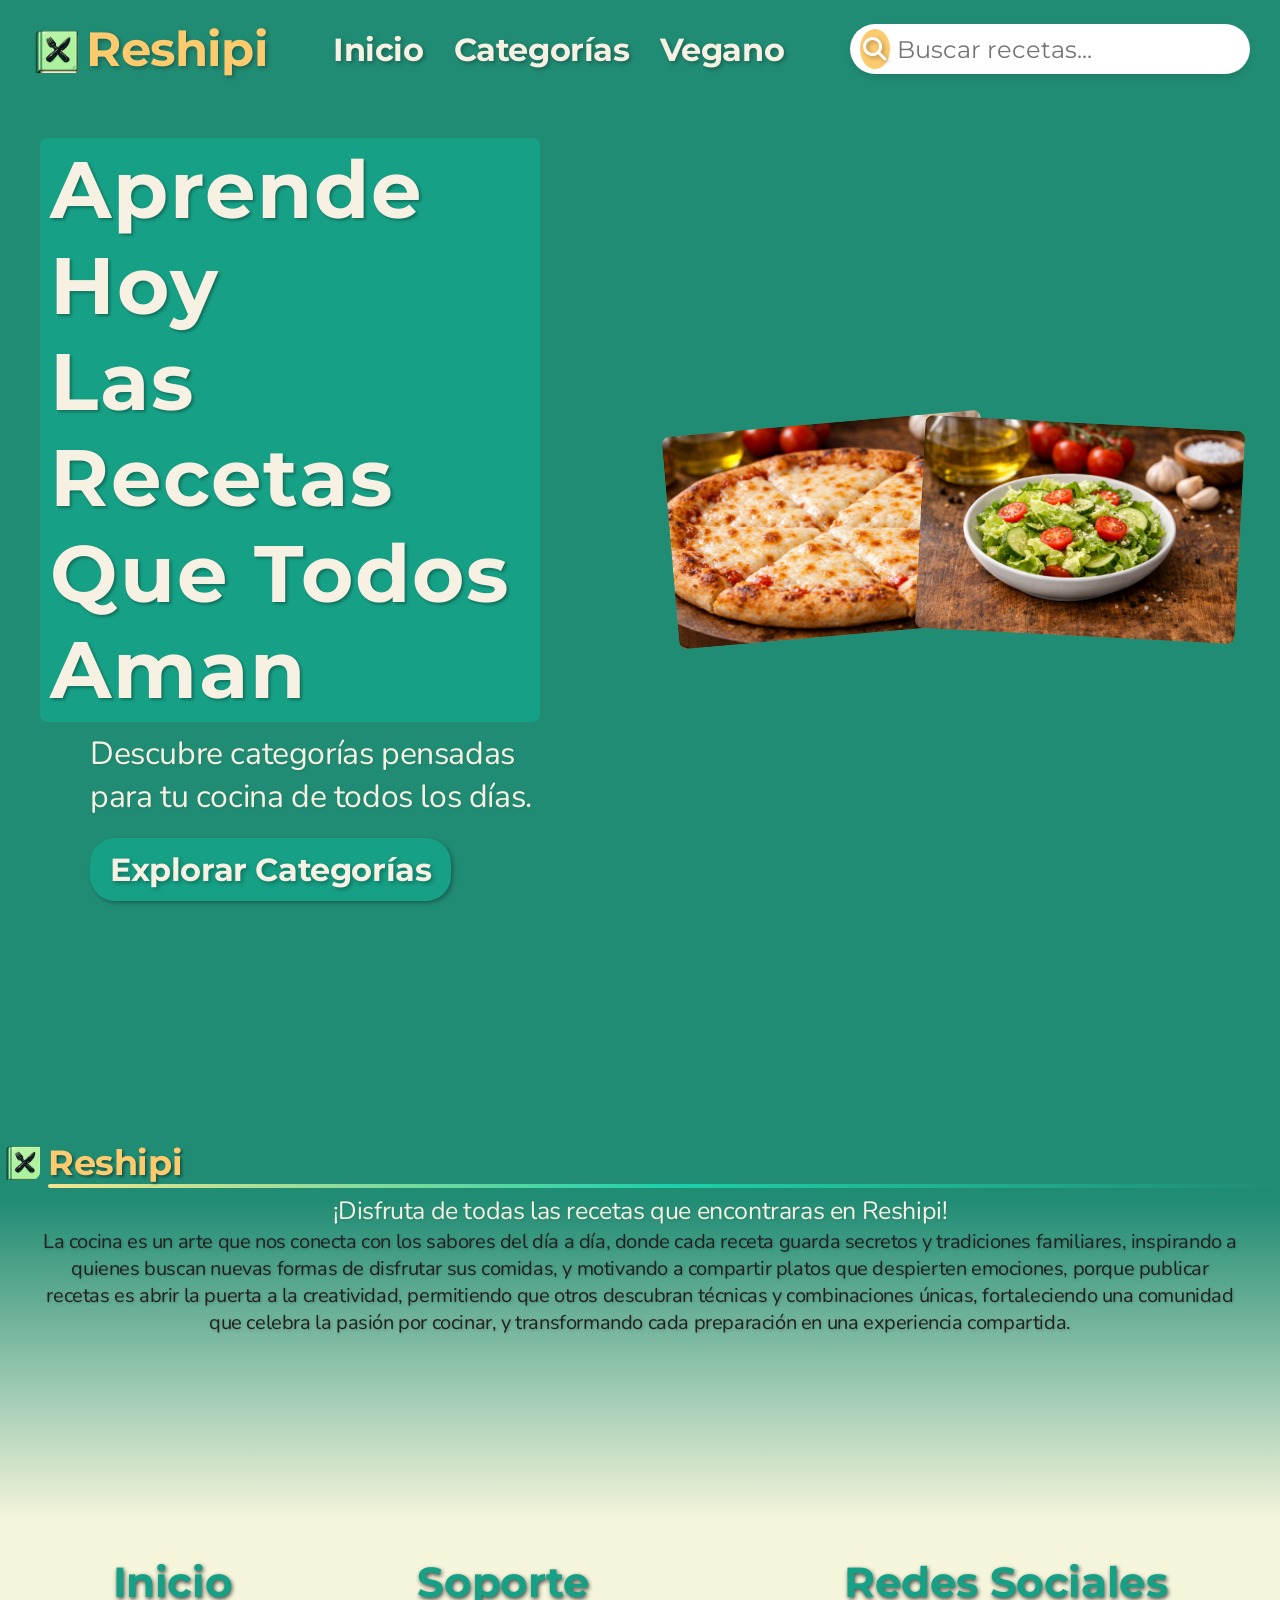
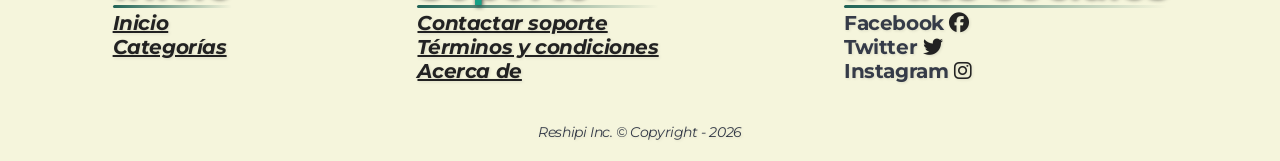
<file: index.html>
<!DOCTYPE html>
<html lang="es">
<head>
    <meta charset="UTF-8">
    <meta name="viewport" content="width=device-width, initial-scale=1.0">
    <meta name="description" content="food, recipes, Reshipi, cocina, fácil, casera">
    <meta name="keywords" content="recetas rapidas, postres caseros, food, recipes, Reshipi, cocina, fácil, casera, recetas fáciles, recetas caseras, recetas para todos los días">
    <meta name="author" content="Sneiki">
    <meta name="theme-color" content="#ff6600">

    <title>Reshipi | Recetas Fáciles y Caseras</title>

    <!-- Icono de la página -->
    <link rel="apple-touch-icon" href="images/favicon/favicon-256x256.png">
    <link rel="icon" href="images/favicon/favicon-128x128.png" sizes="128x128">
    <link rel="icon" href="images/favicon/favicon-32x32.png" sizes="32x32">
    <link rel="icon" href="images/favicon/favicon-48x48.png" sizes="48x48">
    <link rel="icon" href="images/favicon/favicon-16x16.png" sizes="16x16">

    <!-- Preconexión a fuentes -->
    <link rel="preconnect" href="https://fonts.googleapis.com">
    <link rel="preconnect" href="https://fonts.gstatic.com" crossorigin>
    <link rel="preconnect" href="https://cdnjs.cloudflare.com" crossorigin>
    <link rel="preconnect" href="lazyload" crossorigin>

    <!-- Font Awesome -->
    <link rel="stylesheet" href="https://cdnjs.cloudflare.com/ajax/libs/font-awesome/6.5.0/css/all.min.css">

    <!-- Google Fonts -->
    <link href="https://fonts.googleapis.com/css2?family=Roboto:wght@300;400;500;700&display=swap" rel="stylesheet">
    
    <!-- Estilos personalizados -->
    <link rel="stylesheet" href="index.css">
    
    <!-- Open Graph / Twitter  -->
    <meta property="og:title" content="Reshipi | Recetas Fáciles y Caseras">
    <meta property="og:description" content="Descubre recetas caseras y fáciles en Reshipi. ¡Disfruta de la cocina con Reshipi!">
    <meta property="og:image" content="https://www.reshipi.com/images/reshipi-favicon.png">
    <meta property="og:url" content="https://www.reshipi.com">
    <meta property="og:type" content="website">
    <meta name="twitter:card" content="summary_large_image">
    <meta name="twitter:title" content="Reshipi | Recetas Fáciles y Caseras">
    <meta name="twitter:description" content="Descubre recetas caseras y fáciles en Reshipi. ¡Disfruta de la cocina con Reshipi!">
    <meta name="twitter:image" content="https://www.reshipi.com/images/reshipi-favicon.png">
</head>
<body>
    <header role="banner" class="cabecera">
        <div class="logo-reshipi">
            <svg xmlns="https://www.w3.org/2000/svg" width="48" height="48" viewBox="0 0 48 48">
                <image href="images/reshipi-favicon.png" x="4" y="4" width="48" height="48"/>
            </svg>  
            <h1 class="site-name"><a href="index.html">Reshipi</a></h1>
        </div>
        <button class="menu-toggle" aria-label="Abrir Menú">    
            <i class="fa-solid fa-bars"></i>
        </button>
        <nav aria-label="Main Navigation">
            <ul id="navigation">
                <li><a href="index.html">Inicio</a></li>
                <li><a href="/Categorias/Categorias.html">Categorías</a>
                <ul class="dropdown">
                    <li>
                        <a href="/Entradas.html">Entradas</a>
                        <ul class="sub-dropdown">
                            <li><a href="Categorias/Entradas/Palitos-mozzarella.html">Palitos de mozzarella</a></li>
                            <li><a href="Categorias/Entradas/Croquetas-doradas.html">Croquetas doradas</a></li>
                        </ul>
                    </li>
                    <li>
                        <a href="/Platos-principales.html">Platos Principales</a>
                        <ul class="sub-dropdown">
                            <li><a href="Categorias/Platos-principales/Milanesa-con-pure.html">Milanesa con puré</a></li>
                            <li><a href="Categorias/Platos-principales/Pizza-napolitana.html">Pizza napolitana</a></li>
                        </ul>
                    </li>
                    <li>
                        <a href="/Guarniciones.html">Guarniciones</a>
                        <ul class="sub-dropdown">
                            <li><a href="/Arroz-blanco.html">Arroz blanco</a></li>
                            <li><a href="/Plato-de-col.html">Ensalada de col</a></li>
                        </ul>
                    </li>
                    <li>
                        <a href="/Postres.html">Postres</a>
                        <ul class="sub-dropdown">
                            <li><a href="/Arroz-leche.html">Arroz con leche</a></li>
                            <li><a href="/Flan-casero.html">Flan casero</a></li>
                        </ul>
                    </li>
                </ul></li>
                <li><a href="/Vegano/Vegano.html">Vegano</a></li>
            </ul>
        </nav>
        <!-- Formulario de búsqueda INCOMPLETO -->
        <form action="search.html" method="get" autocomplete="off">
            <button type="submit" aria-label="Buscar">
                <i class="fa-solid fa-magnifying-glass"></i>
            </button>
            <input type="search" id="search" name="search" placeholder="Buscar recetas..." autocomplete="off">
        </form>
    </header>
    <main>
        <section class="banner" aria-labelledby="learn-most-popular-recipes">
        <div class="banner-text">
            <h2 id="learn-most-popular-recipes">Aprende Hoy<br>
            Las Recetas<br>
            Que Todos Aman<br></h2>
        <p>Descubre categorías pensadas para tu cocina de todos los días.</p>
        <a href="Categorias/Categorias.html" class="btn">Explorar Categorías</a>
        </div>
        <div class="banner-image pizza">
            <img src="images/banner/pizza cheese.png" alt="Pizza con queso" aria-label="Pizza con queso" />
        </div>
        <div class="banner-image ensalada">
            <img src="images/banner/ensalada.png" alt="ensalada" aria-label="ensalada" />
        </div>
    </section>  
    </main>
    <footer role="contentinfo">
        <div class="logo-reshipi">
            <svg id="footer-logo" xmlns="https://www.w3.org/2000/svg" width="32" height="32" viewBox="0 0 32 32">
                <image href="images/reshipi-favicon.png" x="4" y="4" width="32" height="32"/>
            </svg>
            <p id="title-reshipi">Reshipi</p>
        </div>
        <div class="description-footer">
            <p id="reshipi-description">¡Disfruta de todas las recetas que encontraras en Reshipi!</p>
            <p id="footer-description">La cocina es un arte que nos conecta con los sabores del día a día,
                donde cada receta guarda secretos y tradiciones familiares,
                inspirando a quienes buscan nuevas formas de disfrutar sus comidas,
                y motivando a compartir platos que despierten emociones,
                porque publicar recetas es abrir la puerta a la creatividad,
                permitiendo que otros descubran técnicas y combinaciones únicas,
                fortaleciendo una comunidad que celebra la pasión por cocinar,
                y transformando cada preparación en una experiencia compartida.</p>
        </div>
    <div class="column-link">
        <div class="footer-column">
            <h2 class="title-footer">Inicio</h2>
            <ul class="list-footer">
                <li><a href="index.html">Inicio</a></li>
                <li><a href="Categorias/Categorias.html">Categorías</a></li>
            </ul>
        </div>
        <div class="footer-column">
            <h2 class="title-footer">Soporte</h2>
            <ul class="list-footer">
                <li><a href="mailto:support@reshipi.com">Contactar soporte</a></li>
                <li><a href="terms of use.html">Términos y condiciones</a></li>
                <li><a href="about.html">Acerca de</a></li>
            </ul>
        </div>
        <div class="footer-column">
            <h2 class="title-footer">Redes Sociales</h2>
            <ul class="list-footer">
                <!--AUN NO HAY LINKS, POR ESO APARECE SIN VINCULO EN LA PAGINA!!-->
                <li><p>Facebook <a href="https://www.facebook.com/Reshipi" aria-label="Facebook"><i class="fa-brands fa-facebook"></i></a></p></li>
                <li><p>Twitter <a href="https://www.twitter.com/Reshipi" aria-label="Twitter"><i class="fa-brands fa-twitter"></i></a></p></li>
                <li><p>Instagram <a href="https://www.instagram.com/Reshipi" aria-label="Instagram"><i class="fa-brands fa-instagram"></i></a></p></li>
            </ul>
        </div>
    </div>
    <div class="copyright">Reshipi Inc. © Copyright - 2026</div>
    </footer>
    <script src="index.js"></script>
</body>
</html>
</file>
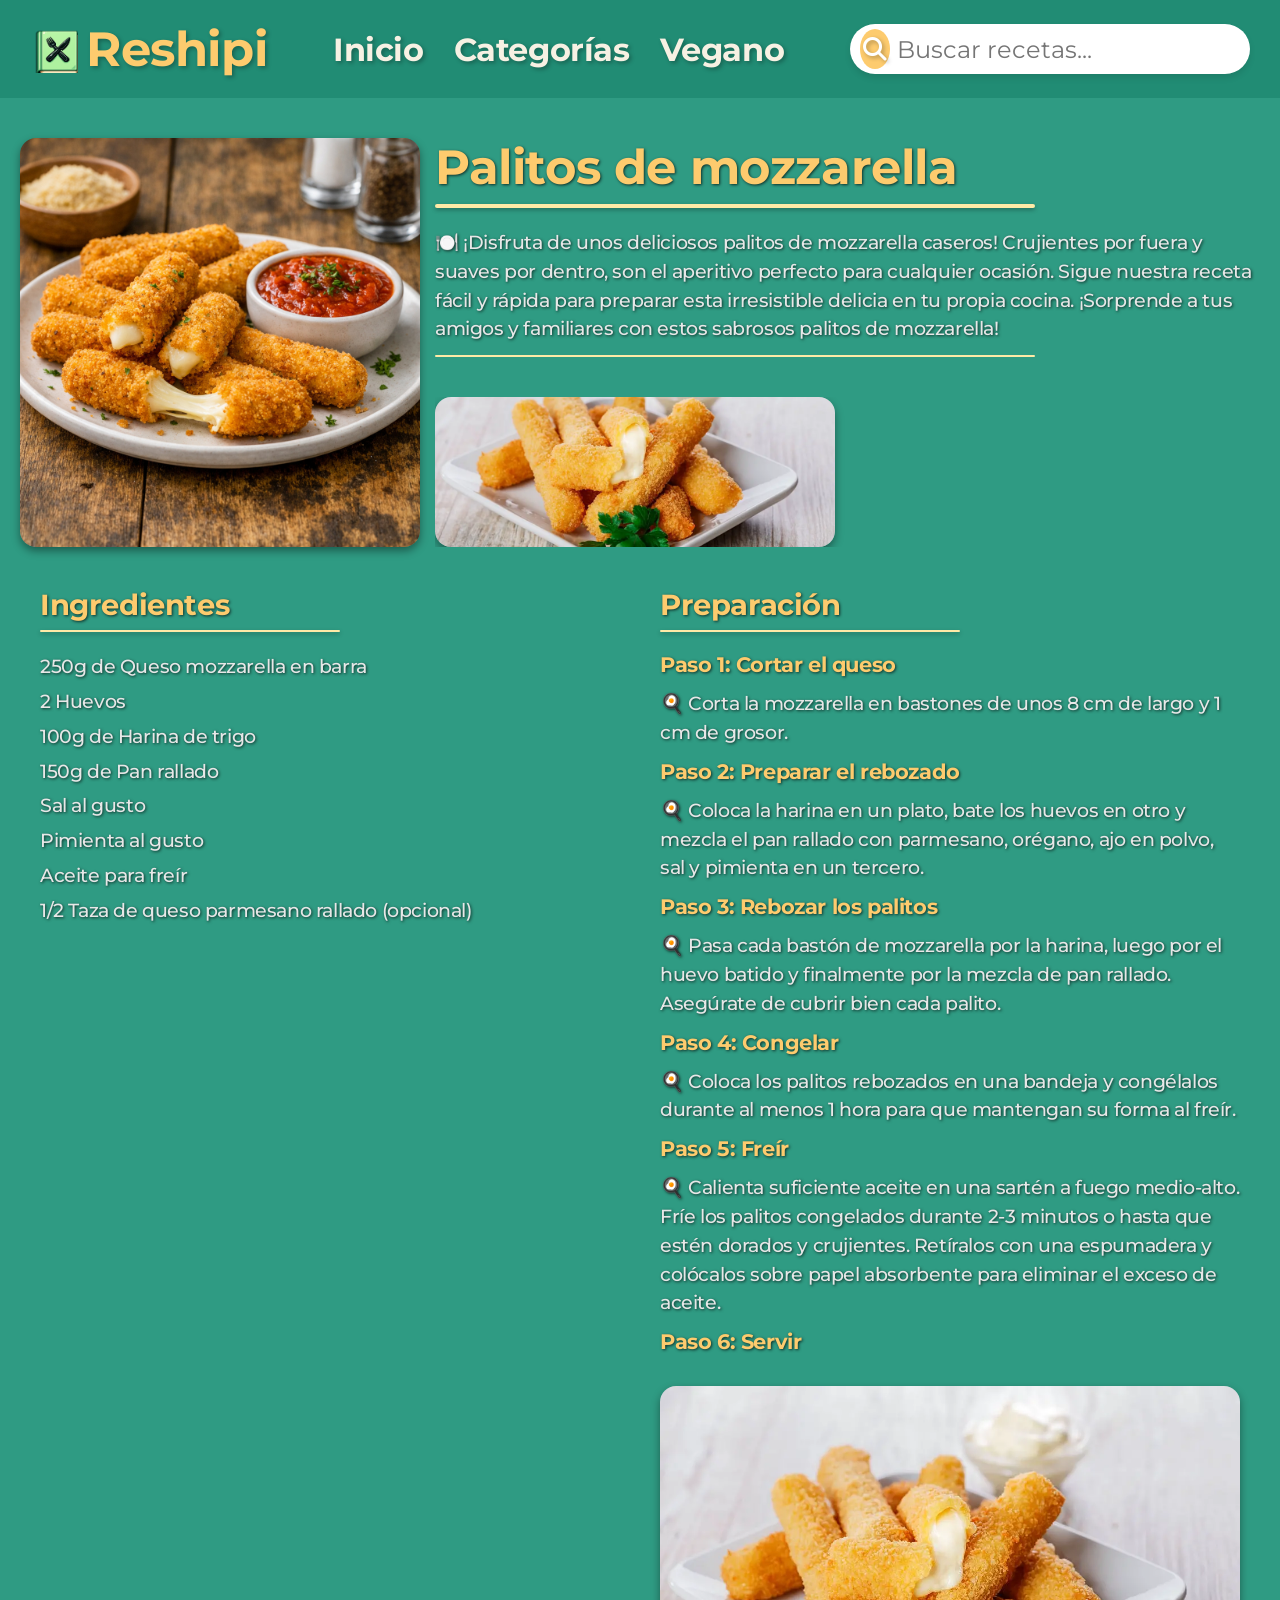
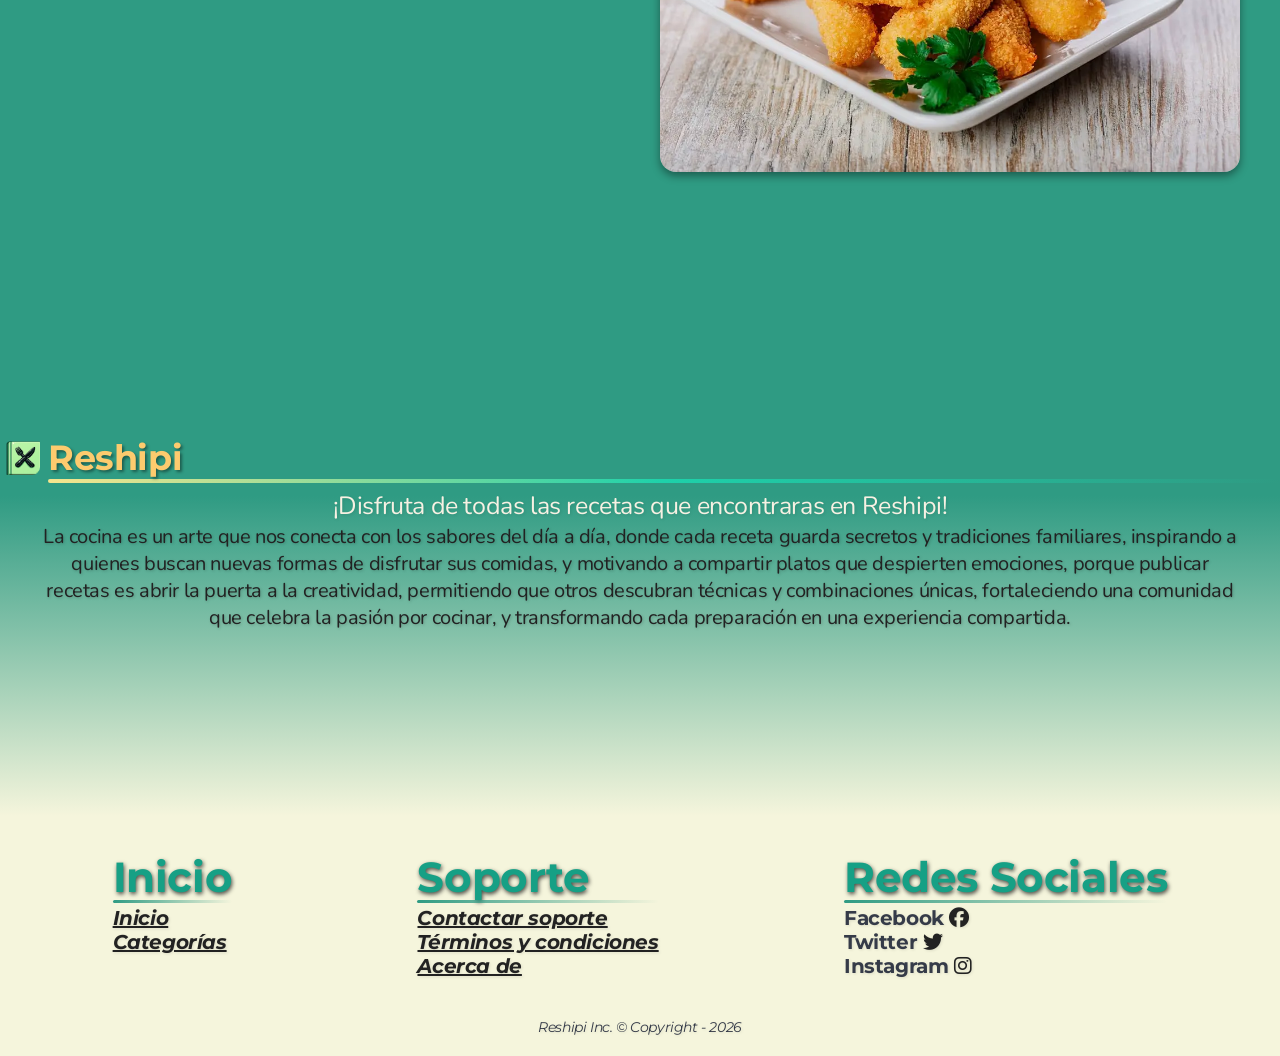
<file: Categorias/Entradas/Palitos-mozzarella.html>
<!DOCTYPE html>
<html lang="es">
<head>
    <meta charset="UTF-8">
    <meta name="viewport" content="width=device-width, initial-scale=1.0">
    <meta name="description" content="food, recipes, Reshipi, cocina, fácil, casera">
    <meta name="keywords" content="recetas rapidas, postres caseros, food, recipes, Reshipi, cocina, fácil, casera, recetas fáciles, recetas caseras, recetas para todos los días">
    <meta name="author" content="Sneiki">
    <meta name="theme-color" content="#ff6600">

    <title>Palitos de mozzarella | Reshipi</title>

    <!-- Icono de la página -->
    <link rel="apple-touch-icon" href="images/favicon/favicon-256x256.png">
    <link rel="icon" href="images/favicon/favicon-128x128.png" sizes="128x128">
    <link rel="icon" href="images/favicon/favicon-32x32.png" sizes="32x32">
    <link rel="icon" href="images/favicon/favicon-48x48.png" sizes="48x48">
    <link rel="icon" href="images/favicon/favicon-16x16.png" sizes="16x16">
    <link rel="icon" href="/images/reshipi-favicon.png" sizes="any">

    <!-- Preconexión a fuentes -->
    <link rel="preconnect" href="https://fonts.googleapis.com">
    <link rel="preconnect" href="https://fonts.gstatic.com" crossorigin>
    <link rel="preconnect" href="https://cdnjs.cloudflare.com" crossorigin>
    <link rel="preconnect" href="lazyload" crossorigin>

    <!-- Font Awesome -->
    <link rel="stylesheet" href="https://cdnjs.cloudflare.com/ajax/libs/font-awesome/6.5.0/css/all.min.css">

    <!-- Google Fonts -->
    <link href="https://fonts.googleapis.com/css2?family=Roboto:wght@300;400;500;700&display=swap" rel="stylesheet">
    
    <!-- Estilos personalizados -->
    <link rel="stylesheet" href="palito-mozza.css">
    
    <!-- Open Graph / Twitter  -->
    <meta property="og:title" content="Palitos de mozzarella | Reshipi">
    <meta property="og:description" content="Descubre recetas caseras y fáciles en Reshipi. ¡Disfruta de la cocina con Reshipi!">
    <meta property="og:image" content="https://www.reshipi.com/images/reshipi-favicon.png">
    <meta property="og:url" content="https://www.reshipi.com">
    <meta property="og:type" content="website">
    <meta name="twitter:card" content="summary_large_image">
    <meta name="twitter:title" content="Palitos de mozzarella | Reshipi">
    <meta name="twitter:description" content="Descubre recetas caseras y fáciles en Reshipi. ¡Disfruta de la cocina con Reshipi!">
    <meta name="twitter:image" content="https://www.reshipi.com/images/reshipi-favicon.png">
</head>
<body>
    <header role="banner" class="cabecera">
        <div class="logo-reshipi">
            <svg xmlns="https://www.w3.org/2000/svg" width="48" height="48" viewBox="0 0 48 48">
                <image href="/images/reshipi-favicon.png" x="4" y="4" width="48" height="48"/>
            </svg>  
            <h1 class="site-name"><a href="/index.html">Reshipi</a></h1>
        </div>
        <button class="menu-toggle" aria-label="Abrir Menú">    
            <i class="fa-solid fa-bars"></i>
        </button>
        <nav aria-label="Main Navigation">
            <ul id="navigation">
                <li><a href="/index.html">Inicio</a></li>
                <li><a href="/Categorias/Categorias.html">Categorías</a>
                <ul class="dropdown">
                    <li>
                        <a href="/Entradas.html">Entradas</a>
                        <ul class="sub-dropdown">
                            <li><a href="Categorias/Entradas/Palitos-mozzarella.html">Palitos de mozzarella</a></li>
                            <li><a href="Categorias/Entradas/Croquetas-doradas.html">Croquetas doradas</a></li>
                        </ul>
                    </li>
                    <li>
                        <a href="/Platos-principales.html">Platos Principales</a>
                        <ul class="sub-dropdown">
                            <li><a href="Categorias/Platos-principales/Milanesa-con-pure.html">Milanesa con puré</a></li>
                            <li><a href="Categorias/Platos-principales/Pizza-napolitana.html">Pizza napolitana</a></li>
                        </ul>
                    </li>
                    <li>
                        <a href="/Guarniciones.html">Guarniciones</a>
                        <ul class="sub-dropdown">
                            <li><a href="/Arroz-blanco.html">Arroz blanco</a></li>
                            <li><a href="/Plato-de-col.html">Ensalada de col</a></li>
                        </ul>
                    </li>
                    <li>
                        <a href="/Postres.html">Postres</a>
                        <ul class="sub-dropdown">
                            <li><a href="/Arroz-leche.html">Arroz con leche</a></li>
                            <li><a href="/Flan-casero.html">Flan casero</a></li>
                        </ul>
                    </li>
                </ul></li>
                <li><a href="/Vegano/Vegano.html">Vegano</a></li>
            </ul>
        </nav>
        <!-- Formulario de búsqueda INCOMPLETO -->
        <form action="search.html" method="get" autocomplete="off">
            <button type="submit" aria-label="Buscar">
                <i class="fa-solid fa-magnifying-glass"></i>
            </button>
            <input type="search" id="search" name="search" placeholder="Buscar recetas..." autocomplete="off">
        </form>
    </header>
    <main role="main" class="main-content">
        <section class="learn-stick-mozzarella" aria-labelledby="learn-stick-mozzarella">
            <div class="headmozza-text">
                <img class="stickmozza-image" src="/images/categorias/Entradas/palitos-mozzarella.jpg" alt="Palitos de mozzarella" loading="lazy">
            <div class="headmozza-text-content">
                <h2>Palitos de mozzarella</h2>
                <p>¡Disfruta de unos deliciosos palitos de mozzarella caseros! Crujientes por fuera y suaves por dentro, son el aperitivo perfecto para cualquier ocasión. Sigue nuestra receta fácil y rápida para preparar esta irresistible delicia en tu propia cocina. ¡Sorprende a tus amigos y familiares con estos sabrosos palitos de mozzarella!</p>
                <div class="stickdecoration">
                    <img src="/images/categorias/Entradas/stickmozza1.png" alt="Palitos de mozzarella" loading="lazy">
                </div>
            </div>
            </div>
        <div class="stickymozza">
            <div class="stickmozza-ingredients">
                <h3>Ingredientes</h3>
                <ul>
                    <li>250g de Queso mozzarella en barra</li>
                    <li>2 Huevos</li>
                    <li>100g de Harina de trigo</li>
                    <li>150g de Pan rallado</li>
                    <li>Sal al gusto</li>
                    <li>Pimienta al gusto</li>
                    <li>Aceite para freír</li>
                    <li>1/2 Taza de queso parmesano rallado (opcional)</li>
                </ul>
            </div>
            <div class="stickmozza-preparation">
                <h3>Preparación</h3>
                <h4>Paso 1: Cortar el queso</h4>
                <p>Corta la mozzarella en bastones de unos 8 cm de largo y 1 cm de grosor.</p>
                <h4>Paso 2: Preparar el rebozado</h4>
                <p>Coloca la harina en un plato, bate los huevos en otro y mezcla el pan rallado con parmesano, orégano, ajo en polvo, sal y pimienta en un tercero.</p>
                <h4>Paso 3: Rebozar los palitos</h4>
                <p>Pasa cada bastón de mozzarella por la harina, luego por el huevo batido y finalmente por la mezcla de pan rallado. Asegúrate de cubrir bien cada palito.</p>
                <h4>Paso 4: Congelar</h4>
                <p>Coloca los palitos rebozados en una bandeja y congélalos durante al menos 1 hora para que mantengan su forma al freír.</p>
                <h4>Paso 5: Freír</h4>
                <p>Calienta suficiente aceite en una sartén a fuego medio-alto. Fríe los palitos congelados durante 2-3 minutos o hasta que estén dorados y crujientes. Retíralos con una espumadera y colócalos sobre papel absorbente para eliminar el exceso de aceite.</p>
                <h4>Paso 6: Servir</h4>
                <img src="/images/categorias/Entradas/stickmozza1.png" alt="Palitos de mozzarella" loading="lazy">
            </div>
        </div>    
        </section>
    </main>
    <footer role="contentinfo">
        <div class="logo-reshipi">
            <svg id="footer-logo" xmlns="https://www.w3.org/2000/svg" width="32" height="32" viewBox="0 0 32 32">
                <image href="/images/reshipi-favicon.png " x="4" y="4" width="32" height="32"/>
            </svg>
            <p id="title-reshipi">Reshipi</p>
        </div>
        <div class="description-footer">
            <p id="reshipi-description">¡Disfruta de todas las recetas que encontraras en Reshipi!</p>
            <p id="footer-description">La cocina es un arte que nos conecta con los sabores del día a día,
                donde cada receta guarda secretos y tradiciones familiares,
                inspirando a quienes buscan nuevas formas de disfrutar sus comidas,
                y motivando a compartir platos que despierten emociones,
                porque publicar recetas es abrir la puerta a la creatividad,
                permitiendo que otros descubran técnicas y combinaciones únicas,
                fortaleciendo una comunidad que celebra la pasión por cocinar,
                y transformando cada preparación en una experiencia compartida.</p>
        </div>
    <div class="column-link">
        <div class="footer-column">
            <h2 class="title-footer">Inicio</h2>
            <ul class="list-footer">
                <li><a href="/index.html">Inicio</a></li>
                <li><a href="/Categorias/Categorias.html">Categorías</a></li>
            </ul>
        </div>
        <div class="footer-column">
            <h2 class="title-footer">Soporte</h2>
            <ul class="list-footer">
                <li><a href="mailto:support@reshipi.com">Contactar soporte</a></li>
                <li><a href="/terms-of-use.html">Términos y condiciones</a></li>
                <li><a href="/about.html">Acerca de</a></li>
            </ul>
        </div>
        <div class="footer-column">
            <h2 class="title-footer">Redes Sociales</h2>
            <ul class="list-footer">
                <!--AUN NO HAY LINKS, POR ESO APARECE SIN VINCULO EN LA PAGINA!!-->
                <li><p>Facebook <a href="https://www.facebook.com/Reshipi" aria-label="Facebook"><i class="fa-brands fa-facebook"></i></a></p></li>
                <li><p>Twitter <a href="https://www.twitter.com/Reshipi" aria-label="Twitter"><i class="fa-brands fa-twitter"></i></a></p></li>
                <li><p>Instagram <a href="https://www.instagram.com/Reshipi" aria-label="Instagram"><i class="fa-brands fa-instagram"></i></a></p></li>
            </ul>
        </div>
    </div>
    <div class="copyright">Reshipi Inc. © Copyright - 2026</div>
    </footer>
    <script src="/index.js"></script>
</body>
</file>
<file: index.css>
@import url('https://fonts.googleapis.com/css2?family=Montserrat:ital,wght@0,100..900;1,100..900&family=Nunito:ital,wght@0,800;1,800&display=swap');

* {
    font-family: 'Montserrat', sans-serif;
    margin: 0;
    padding: 0px;
    box-sizing: border-box;
    cursor: default;
}

html, body {
    overflow-x: hidden;
}
.banner, main {
    position: relative;
    z-index: 1;
}
body{
    background-color: #ecf0f1;
    font-size: 16px;
    letter-spacing: -.025em;
}

/* Estilo General para la Cabecera */
.cabecera {
    position: relative;
    z-index: 10;
    display: flex;
    justify-content: space-between;
    align-items: center;
    padding: 20px 30px;
    width: 100%;
    margin: 0 auto;
    background-color: #218c74;
}

.logo-reshipi {
    display: flex;
    align-items: center;
    gap: 8px;
}

.menu-toggle {
    display: none;
    font-size: 24px;
    background: none;
    border: none;
    cursor: pointer;
    color: #353b48;
    padding: 10px;
    width: 44px;
    height: 44px;
    align-items: center;
    justify-content: center;
    flex-shrink: 0;
}

.cabecera nav {
    display: flex;
    align-items: center;
    gap: 20px;
}

.cabecera nav ul {
    list-style: none;
    margin: 0;
    padding: 0;
    display: flex;
    font-size: 1;
    gap: 30px;
}

/* Estilos para el formulario de búsqueda */
form {
    background-color: #fff;
    width: 90%;
    max-width: 400px;
    height: 50px;
    border-radius: 35px;
    display: flex;
    align-items: center;
    padding-left: 10px;
    padding-right: 22px;
    gap: 7px;
    box-shadow: 0 4px 6px rgba(0, 0, 0, 0.1);
    order: 4;
    flex: 0 0 auto;
}

.cabecera #navigation li:hover, .cabecera h1:hover {
    transform: scale(1.1);
}

.cabecera #navigation li a:hover {
    color: #ffc048;
}

form input {
    font-size: 1.5rem;
    flex: 1;
    border: 0;
    outline: 0;
    background-color: transparent;
    cursor: pointer;
}

form button {
    background-color: #fdcb6e;
    border: 0;
    width: 40px;
    height: 40px;
    border-radius: 50%;
    order: -1;
}

button i {
    color: #fff;
    font-size: 1.5rem;
    text-shadow: 2px 2px 4px rgba(0, 0, 0, 0.3);
    cursor: pointer;
}

button,
a {
    -webkit-tap-highlight-color: transparent;
}

.banner, .cabecera {
    background-color: #218c74;
}

.cabecera h1 {
    margin: 0;
    font-size: 3rem;
    text-shadow: 2px 2px 4px rgba(0, 0, 0, 0.3);
    color: #fdcb6e;
}

.cabecera h1 a {
    text-decoration: none;
    color: inherit;
    cursor: pointer;
}

.cabecera nav a {
    text-decoration: none;
    color: #f7f1e3;
    font-weight: bold;
    font-size: 2rem;
    text-shadow: 2px 2px 4px rgba(0, 0, 0, 0.3);
    cursor: pointer;
    overflow: visible;
    transition: color 0.2s ease, transform 0.2s ease;
}
.cabecera nav a:hover,
nav ul li:hover > a {
    color: #ffd166;
    transform: translateY(-1px);
}
.cabecera nav {
    overflow: visible;
}
.cabecera nav ul {
    flex-wrap: nowrap;
    overflow: visible;
}
.cabecera nav ul li {
    overflow: visible;
}
nav ul li {
    position: relative;
}

nav ul li ul.dropdown {
    position: absolute;
    top: 100%;
    left: 0;
    padding: 8px 0;
    background-color: rgba(255, 255, 255, 0.98);
    border-radius: 16px;
    border: 1px solid rgba(0, 0, 0, 0.08);
    z-index: 9999;
    min-width: 240px;
    width: max-content;
    box-shadow: 0 18px 40px rgba(0, 0, 0, 0.16);
    display: none;
    white-space: nowrap;
    overflow: visible;
}
nav ul li:hover ul.dropdown {
    display: block;
}

nav ul li ul.dropdown li {
    position: relative;
    display: block;
    width: 100%;
}
nav ul li ul.dropdown li + li a {
    border-top: 1px solid rgba(0, 0, 0, 0.08);
}
nav ul li ul.dropdown li a {
    padding: 12px 22px;
    display: block;
    width: 100%;
    box-sizing: border-box;
    font-size: 1.5rem;
    color: #222222;
    text-shadow: 1px 1px 3px rgba(0, 0, 0, 0.05);
    text-decoration: none;
    transition: background-color 0.2s ease, color 0.2s ease;
}
nav ul li ul.dropdown li a:hover {
    background-color: rgba(33, 140, 116, 0.12);
    color: #165a45;
}
nav ul li ul.dropdown li ul.sub-dropdown {
    position: absolute;
    top: 0;
    left: calc(100% - 2px);
    display: none;
    background: #ffffff;
    border-radius: 0 12px 12px 0;
    border: 1px solid rgba(0, 0, 0, 0.08);
    border-left: 0;
    min-width: 200px;
    z-index: 10000;
    box-shadow: 0 18px 40px rgba(0, 0, 0, 0.16);
    padding: 8px 0;
    white-space: nowrap;
}
nav ul li ul.dropdown li:hover ul.sub-dropdown {
    display: block;
}
/* Responsive: en pantallas menores a 768px */
@media (max-width: 768px) {
    .cabecera {
        flex-wrap: wrap;
        padding: 15px;
        gap: 10px;
    }

    .logo-reshipi {
        flex: 0 0 auto;
    }

    .menu-toggle {
        display: flex !important;
        order: 2;
        align-items: center;
        justify-content: center;
    }

    .cabecera nav {
        display: none;
        flex-direction: column;
        gap: 10px;
        width: 100%;
        order: 10;
        background-color: #16a085;
        padding: 15px;
        border-top: 2px solid rgba(0,0,0,0.1);
        margin-top: 10px;
    }

    .cabecera nav.active {
        display: flex;
    }
    
    .cabecera nav ul {
        flex-direction: column;
        gap: 5px;
        margin: 0;
        padding: 0;
    }

    .cabecera nav a {
        display: block;
        width: 100%;
        padding: 12px 100px;
        border-radius: 8px;
        font-size: 2rem;
    }

    .cabecera nav a:hover {
        background-color: rgba(255, 255, 255, 0.2);
    }

    .cabecera form {
        width: 100%;
        order: 11;
        max-width: 100%;
        margin-top: 10px;
    }

    .cabecera form input {
        flex: 1;
    }
}

/* Estilo General Para Main */
.banner {
    display: flex;
    align-items: center;
    justify-content: space-between;
    flex-wrap: wrap;
    position: relative;
    overflow: visible;
    padding: 40px;
    gap: 30px;
    z-index: 1;
}

.banner-text {
    flex: 1 1 40%;
    max-width: 100%;
}

.banner-image {
    max-width: 100%;
    height: auto;
    flex: 1 1 300px;
    position: relative;
    display: flex;
    justify-content: center;
    align-items: center;
    box-sizing: border-box;
    z-index: 1;
}

.banner-image img {
    width: 100%;
    height: auto;
    object-fit: cover;
    border-radius: 8px;
    transition: all 0.7s ease;
}

.banner-image.pizza img {
    transform: rotate(-5deg);
    margin-left: 200px;
}

.banner-image.ensalada img {
    transform: rotate(3deg);
}

.banner-image.pizza img:hover, .banner-image.ensalada img:hover {
    transform: scale(1.1) rotate(5deg);
}


/* Estilo Para Pantallas Chicas */
@media (max-width: 768px) {
    .banner {
        flex-direction: column;
        text-align: center;
        width: 100%;
        padding: 20px;
    }
    .banner-image {
        display: block;
        width: 100%;
        max-width: 360px;
        margin: 0 auto 25px;
        flex: 0 0 auto;
        position: relative;
    }

    .banner-image img {
        position: static;
        width: 100%;
        max-width: 100%;
        height: auto;
        transform: none !important;
        margin: 0 auto;
    }
    main p {
        font-size: 14px;
        margin-left: 15px;
        margin-right: 15px;
        margin-bottom: 15px;
    }

    main .btn {
        margin: 15px auto;
        font-size: 16px;
        padding: 10px 18px;
    }
}

main h2 {
    font-family: 'Montserrat', sans-serif;
    font-size: 5rem;
    font-weight: bold;
    letter-spacing: 2px;
    width: 100%;
    display: block;
    margin-bottom: 10px;
    line-height: 1.2;
    color: #f7f1e3;
    background-color: #16a085;
    text-shadow: 2px 2px 3px rgba(0, 0, 0, 0.3);
    padding: 4px 10px;
    border-radius: 8px;
}

main p {
    font-family: 'Nunito', sans-serif;
    font-size: 2rem;
    margin-bottom: 20px;
    margin-left: 50px;
    color: #f7f1e3;
    text-shadow: 1px 1px 3px rgba(0, 0, 0, 0.1);
}

main .btn {
   display: inline-block;
   margin: 0 50px 20px;
   background-color: #16a085;
   border-radius: 25px;
   font-weight: bold;
   font-size: 2rem;
   transition: background-color 0.3s ease, transform 0.2s ease;
   text-decoration: none;
   color: #f7f1e3;
   padding: 12px 20px;
   box-shadow: 2px 2px 4px rgba(0, 0, 0, 0.3);
   text-shadow: 2px 2px 4px rgba(0, 0, 0, 0.3);;
   cursor: pointer;
}

main .btn:hover {
    background-color: #1abc9c;
    transform: scale(1.05);
}

/* Estilo General Para Footer */
footer {
    background: linear-gradient(to top, #f5f5dc 30%, #218c74 70%);
    background-color: #f7f1e3;
    color: #353b48;
    padding-top: 180px;
    padding-bottom: 20px;
    font-size: 14px;
    text-shadow: 1px 1px 3px rgba(0, 0, 0, 0.1);
}

footer .logo-reshipi {
    display: flex;
    align-items: center;
    gap: 8px;
    justify-content: flex-start;
    flex-wrap: nowrap;
}

footer #footer-logo {
    width: 40px;
    height: 40px;
    transform: translateY(-20%);
    border-radius: 8px;
}

footer .logo-reshipi {
    position: relative;
    width: 100%;
}

footer #title-reshipi {
    position: relative;
    font-family: 'Montserrat', sans-serif;
    margin: 0;
    font-size: 35px;
    font-weight: bold;
    color: #fdcb6e;
    text-shadow: 2px 2px 3px rgba(0, 0, 0, 0.4);
    margin-bottom: 10px;
    z-index: 1;
}

footer .logo-reshipi::after {
    content: "";
    position: absolute;
    left: calc(40px + 8px);
    right: 0;
    bottom: 6px;
    height: 4px;
    border-radius: 999px;
    background: linear-gradient(270deg, #218c74, #1ed1aa, #f6e58d);
}

footer #reshipi-description {
    font-family: 'Nunito', sans-serif;
    font-size: 25px;
    color: #f7f1e3;
    text-shadow: 1px 1px 3px rgba(0, 0, 0, 0.1);
    text-align: center;
}
footer #footer-description {
    font-family: 'Nunito', sans-serif;
    font-size: 20px;
    max-width: 1200px;
    margin: 0 auto;
    text-align: center;
    color: #222222;
    text-shadow: 1px 1px 3px rgba(0, 0, 0, 0.2);
}

.column-link {
    margin-top: 200px;
    font-family: 'Nunito', sans-serif;
    font-weight: bold;
    display: flex;
    justify-content: space-around;
    flex-direction: row;
    align-items: flex-start;
    padding: 20px;
    flex: 1;
}
.title-footer {
    font-size: 3em;
    color: #16a085;
    text-shadow: 1px 2px 4px rgba(0, 0, 0, 0.7);
}
.title-footer::after {
    transform: translateY(-100%);
    content: "";
    display: block;
    width: 100%;
    border-radius: 4px;
    height: 3px;
    background: linear-gradient(to right, #206356, transparent);
}

.list-footer {
    list-style: none;
    font-size: 20px;
}
.list-footer a{
    cursor: pointer;
    color: #222222;
    font-style: italic;
}

.list-footer a:hover {
    color: #16a085;
}
.list-footer a:visited{
    color: #16a085;
}

.copyright {
    text-align: center;
    font-weight: initial;
    font-style: italic;
    margin-top: 20px;
}
/* Responsive para Footer en móvil */
@media (max-width: 768px) {
    footer {
        padding-top: 80px;
        padding-left: 15px;
        padding-right: 15px;
    }

    footer #title-reshipi {
        font-size: 20px;
    }

    footer #footer-description,
    footer #reshipi-description {
        margin-left: 0;
        font-size: 1.5em;
    }

    .column-link {
        flex-direction: column;
        align-items: center;
    }

    .footer-column {
        margin: 20px 0;
        text-align: center;
    }
}
</file>
<file: Categorias/Entradas/palito-mozza.css>
@import url('https://fonts.googleapis.com/css2?family=Montserrat:ital,wght@0,100..900;1,100..900&family=Nunito:ital,wght@0,800;1,800&display=swap');

* {
    font-family: 'Montserrat', sans-serif;
    margin: 0;
    padding: 0px;
    box-sizing: border-box;
    cursor: default;
}

html, body {
    overflow-x: hidden;
}
main {
    background-color: #2f9b83;
    padding: 40px 20px;
}
.banner, main {
    position: relative;
    z-index: 1;
}
body{
    background-color: #ecf0f1;
    font-size: 16px;
    letter-spacing: -.025em;
}

/* Estilo General para la Cabecera */
.cabecera {
    position: relative;
    z-index: 10;
    display: flex;
    justify-content: space-between;
    align-items: center;
    padding: 20px 30px;
    width: 100%;
    margin: 0 auto;
    background-color: #218c74;
}

.logo-reshipi {
    display: flex;
    align-items: center;
    gap: 8px;
}

.menu-toggle {
    display: none;
    font-size: 24px;
    background: none;
    border: none;
    cursor: pointer;
    color: #353b48;
    padding: 10px;
    width: 44px;
    height: 44px;
    align-items: center;
    justify-content: center;
    flex-shrink: 0;
}

.cabecera nav {
    display: flex;
    align-items: center;
    gap: 20px;
}

.cabecera nav ul {
    list-style: none;
    margin: 0;
    padding: 0;
    display: flex;
    font-size: 1;
    gap: 30px;
}

/* Estilos para el formulario de búsqueda */
form {
    background-color: #fff;
    width: 90%;
    max-width: 400px;
    height: 50px;
    border-radius: 35px;
    display: flex;
    align-items: center;
    padding-left: 10px;
    padding-right: 22px;
    gap: 7px;
    box-shadow: 0 4px 6px rgba(0, 0, 0, 0.1);
    order: 4;
    flex: 0 0 auto;
}

.cabecera #navigation li:hover, .cabecera h1:hover {
    transform: scale(1.1);
}

.cabecera #navigation li a:hover {
    color: #ffc048;
}

form input {
    font-size: 1.5rem;
    flex: 1;
    border: 0;
    outline: 0;
    background-color: transparent;
    cursor: pointer;
}

form button {
    background-color: #fdcb6e;
    border: 0;
    width: 40px;
    height: 40px;
    border-radius: 50%;
    order: -1;
}

button i {
    color: #fff;
    font-size: 1.5rem;
    text-shadow: 2px 2px 4px rgba(0, 0, 0, 0.3);
    cursor: pointer;
}

button,
a {
    -webkit-tap-highlight-color: transparent;
}

.banner, .cabecera {
    background-color: #218c74;
}

.cabecera h1 {
    margin: 0;
    font-size: 3rem;
    text-shadow: 2px 2px 4px rgba(0, 0, 0, 0.3);
    color: #fdcb6e;
}

.cabecera h1 a {
    text-decoration: none;
    color: inherit;
    cursor: pointer;
}

.cabecera nav a {
    text-decoration: none;
    color: #f7f1e3;
    font-weight: bold;
    font-size: 2rem;
    text-shadow: 2px 2px 4px rgba(0, 0, 0, 0.3);
    cursor: pointer;
    overflow: visible;
    transition: color 0.2s ease, transform 0.2s ease;
}
.cabecera nav a:hover,
nav ul li:hover > a {
    color: #ffd166;
    transform: translateY(-1px);
}
.cabecera nav {
    overflow: visible;
}
.cabecera nav ul {
    flex-wrap: nowrap;
    overflow: visible;
}
.cabecera nav ul li {
    overflow: visible;
}
nav ul li {
    position: relative;
}

nav ul li ul.dropdown {
    position: absolute;
    top: 100%;
    left: 0;
    padding: 8px 0;
    background-color: rgba(255, 255, 255, 0.98);
    border-radius: 16px;
    border: 1px solid rgba(0, 0, 0, 0.08);
    z-index: 9999;
    min-width: 240px;
    width: max-content;
    box-shadow: 0 18px 40px rgba(0, 0, 0, 0.16);
    display: none;
    white-space: nowrap;
    overflow: visible;
}
nav ul li:hover ul.dropdown {
    display: block;
}

nav ul li ul.dropdown li {
    position: relative;
    display: block;
    width: 100%;
}
nav ul li ul.dropdown li + li a {
    border-top: 1px solid rgba(0, 0, 0, 0.08);
}
nav ul li ul.dropdown li a {
    padding: 12px 22px;
    display: block;
    width: 100%;
    box-sizing: border-box;
    font-size: 1.5rem;
    color: #222222;
    text-shadow: 1px 1px 3px rgba(0, 0, 0, 0.05);
    text-decoration: none;
    transition: background-color 0.2s ease, color 0.2s ease;
}
nav ul li ul.dropdown li a:hover {
    background-color: rgba(33, 140, 116, 0.12);
    color: #165a45;
}
nav ul li ul.dropdown li ul.sub-dropdown {
    position: absolute;
    top: 0;
    left: calc(100% - 2px);
    display: none;
    background: #ffffff;
    border-radius: 0 12px 12px 0;
    border: 1px solid rgba(0, 0, 0, 0.08);
    border-left: 0;
    min-width: 200px;
    z-index: 10000;
    box-shadow: 0 18px 40px rgba(0, 0, 0, 0.16);
    padding: 8px 0;
    white-space: nowrap;
}
nav ul li ul.dropdown li:hover ul.sub-dropdown {
    display: block;
}
/* Responsive: en pantallas menores a 768px */
@media (max-width: 768px) {
    .cabecera {
        flex-wrap: wrap;
        padding: 15px;
        gap: 10px;
    }

    .logo-reshipi {
        flex: 0 0 auto;
    }

    .menu-toggle {
        display: flex !important;
        order: 2;
        align-items: center;
        justify-content: center;
    }

    .cabecera nav {
        display: none;
        flex-direction: column;
        gap: 10px;
        width: 100%;
        order: 10;
        background-color: #16a085;
        padding: 15px;
        border-top: 2px solid rgba(0,0,0,0.1);
        margin-top: 10px;
    }

    .cabecera nav.active {
        display: flex;
    }
    
    .cabecera nav ul {
        flex-direction: column;
        gap: 5px;
        margin: 0;
        padding: 0;
    }

    .cabecera nav a {
        display: block;
        width: 100%;
        padding: 12px 100px;
        border-radius: 8px;
        font-size: 2rem;
    }

    .cabecera nav a:hover {
        background-color: rgba(255, 255, 255, 0.2);
    }

    .cabecera form {
        width: 100%;
        order: 11;
        max-width: 100%;
        margin-top: 10px;
    }

    .cabecera form input {
        flex: 1;
    }
}
.headmozza-text {
    display: flex;
}

.headmozza-text img {
    width: 100%;
    max-width: 400px;
    margin-right: 15px;
    height: auto;
    border-radius: 16px;
    box-shadow: 0 4px 8px rgba(0, 0, 0, 0.4);
    align-items: left;
    display: flexbox;
}
.headmozza-text h2 {
    font-size: 3rem;
    color: #fdcb6e;
    margin: 0;
    font-weight: 700;
    text-shadow: 1px 1px 3px rgba(0, 0, 0, 0.7);
    margin-bottom: 20px;
}
.headmozza-text h2::after {
    content: '';
    display: block;
    width: 600px;
    height: 4px;
    background-color: #ffeaa7;
    box-shadow: 0 2px 4px rgba(0, 0, 0, 0.3);
    margin-top: 8px;
    border-radius: 2px;
}
.headmozza-text p {
    font-size: 1.2rem;
    color: #e7e7e7;
    line-height: 1.5;
    font-weight: 500;
    text-shadow: 1px 1px 3px rgba(0, 0, 0, 0.7);
    margin-top: 10px;
}
.headmozza-text p::before {
    content: '🍽️ ';
}
.headmozza-text p::after {
    content: ' 🍽️';
}
.headmozza-text p::after {
    content: "";
    display: block;
    width: 600px;
    height: 2px;
    background-color: #ffeaa7;
    margin-top: 12px;
    border-radius: 2px;
}
.stickdecoration {
    width: 100%;
    height: 150px;
    overflow: hidden;
    margin-top: 40px;
}
.stickdecoration img {
    width: 950px;
    height: 100%;
    object-fit: cover;
    object-position: center;
}
.stickymozza {
    display: flex;
    align-items: flex-start;
    gap: 40px;
    margin: 40px auto;
    justify-content: center;
    max-width: 1200px;
}
.stickmozza-preparation, .stickmozza-ingredients {
    flex: 1;
    min-width: 0;
}
.stickymozza h3 {
    font-size: 1.8rem;
    color: #fdcb6e;
    margin-bottom: 20px;
    text-shadow: 1px 1px 3px rgba(0, 0, 0, 0.7);
    position: relative;
}
.stickymozza h3::after {
    content: '';
    display: block;
    width: 300px;
    height: 2px;
    background-color: #ffeaa7;
    box-shadow: 0 2px 4px rgba(0, 0, 0, 0.3);
    margin-top: 8px;
    border-radius: 2px;
}
.stickmozza-ingredients ul {
    list-style: none;
    padding-left: 0;
    margin: 0;
    font-size: 1.2rem;
    color: #e7e7e7;
    line-height: 1.5;
    font-weight: 500;
    text-shadow: 1px 1px 3px rgba(0, 0, 0, 0.7);
}
.stickmozza-ingredients ul li {
    margin-bottom: 6px;
}
.stickmozza-preparation h4 {
    font-size: 1.3rem;
    color: #fdcb6e;
    margin-top: 4px;
    margin-bottom: 12px;
    text-shadow: 1px 1px 3px rgba(0, 0, 0, 0.7);
}
.stickmozza-preparation p {
    font-size: 1.2rem;
    color: #e7e7e7;
    line-height: 1.5;
    font-weight: 500;
    text-shadow: 1px 1px 3px rgba(0, 0, 0, 0.7);
    margin: 0 0 12px 0;
}
.stickmozza-preparation p::before {
    content: '🍳 ';
}
.stickmozza-preparation img {
    margin-top: 20px;
    width: 100%;
    border-radius: 16px;
    box-shadow: 0 4px 8px rgba(0, 0, 0, 0.4);
}

/* Responsive: en pantallas menores a 768px */
@media (max-width: 768px) {
  .recipe-container {
    flex-direction: column;
    align-items: center;
  }
  .stickmozza-ingredients,
  .stickmozza-preparation {
    width: 100%;
  }
}
/* Estilo General Para Footer */
footer {
    background: linear-gradient(to top, #f5f5dc 30%, #2f9b83 70%);
    background-color: #f7f1e3;
    color: #353b48;
    padding-top: 180px;
    padding-bottom: 20px;
    font-size: 14px;
    text-shadow: 1px 1px 3px rgba(0, 0, 0, 0.1);
}

footer .logo-reshipi {
    display: flex;
    align-items: center;
    gap: 8px;
    justify-content: flex-start;
    flex-wrap: nowrap;
}

footer #footer-logo {
    width: 40px;
    height: 40px;
    transform: translateY(-20%);
    border-radius: 8px;
}

footer .logo-reshipi {
    position: relative;
    width: 100%;
}

footer #title-reshipi {
    position: relative;
    font-family: 'Montserrat', sans-serif;
    margin: 0;
    font-size: 35px;
    font-weight: bold;
    color: #fdcb6e;
    text-shadow: 2px 2px 3px rgba(0, 0, 0, 0.4);
    margin-bottom: 10px;
    z-index: 1;
}

footer .logo-reshipi::after {
    content: "";
    position: absolute;
    left: calc(40px + 8px);
    right: 0;
    bottom: 6px;
    height: 4px;
    border-radius: 999px;
    background: linear-gradient(270deg, #2f9b83, #1ed1aa, #f6e58d);
}

footer #reshipi-description {
    font-family: 'Nunito', sans-serif;
    font-size: 25px;
    color: #f7f1e3;
    text-shadow: 1px 1px 3px rgba(0, 0, 0, 0.1);
    text-align: center;
}
footer #footer-description {
    font-family: 'Nunito', sans-serif;
    font-size: 20px;
    max-width: 1200px;
    margin: 0 auto;
    text-align: center;
    color: #222222;
    text-shadow: 1px 1px 3px rgba(0, 0, 0, 0.2);
}

.column-link {
    margin-top: 200px;
    font-family: 'Nunito', sans-serif;
    font-weight: bold;
    display: flex;
    justify-content: space-around;
    flex-direction: row;
    align-items: flex-start;
    padding: 20px;
    flex: 1;
}
.title-footer {
    font-size: 3em;
    color: #16a085;
    text-shadow: 1px 2px 4px rgba(0, 0, 0, 0.7);
}
.title-footer::after {
    transform: translateY(-100%);
    content: "";
    display: block;
    width: 100%;
    border-radius: 4px;
    height: 3px;
    background: linear-gradient(to right, #2f9b83, transparent);
}

.list-footer {
    list-style: none;
    font-size: 20px;
}
.list-footer a{
    cursor: pointer;
    color: #222222;
    font-style: italic;
}

.list-footer a:hover {
    color: #16a085;
}
.list-footer a:visited{
    color: #16a085;
}

.copyright {
    text-align: center;
    font-weight: initial;
    font-style: italic;
    margin-top: 20px;
}
/* Responsive para Footer en móvil */
@media (max-width: 768px) {
    footer {
        padding-top: 80px;
        padding-left: 15px;
        padding-right: 15px;
    }

    footer #title-reshipi {
        font-size: 20px;
    }

    footer #footer-description,
    footer #reshipi-description {
        margin-left: 0;
        font-size: 1.5em;
    }

    .column-link {
        flex-direction: column;
        align-items: center;
    }

    .footer-column {
        margin: 20px 0;
        text-align: center;
    }
}
</file>
